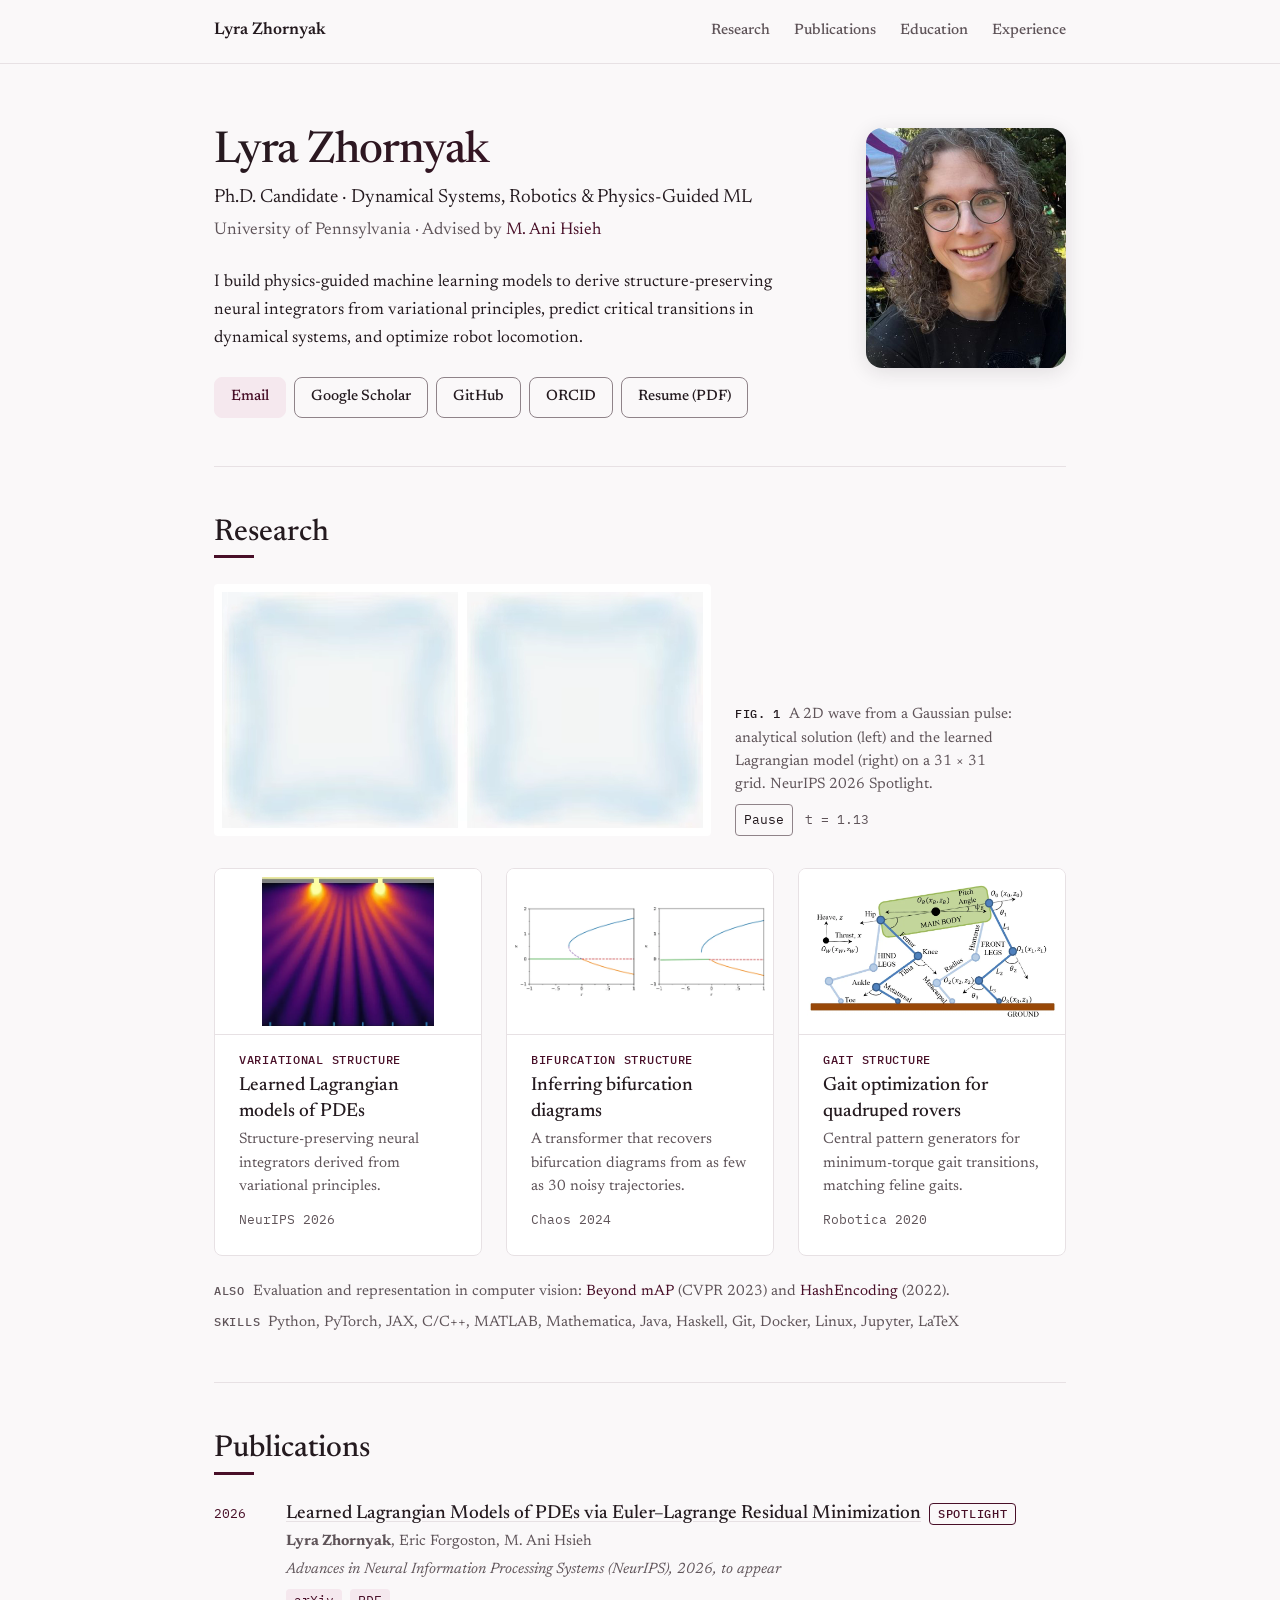
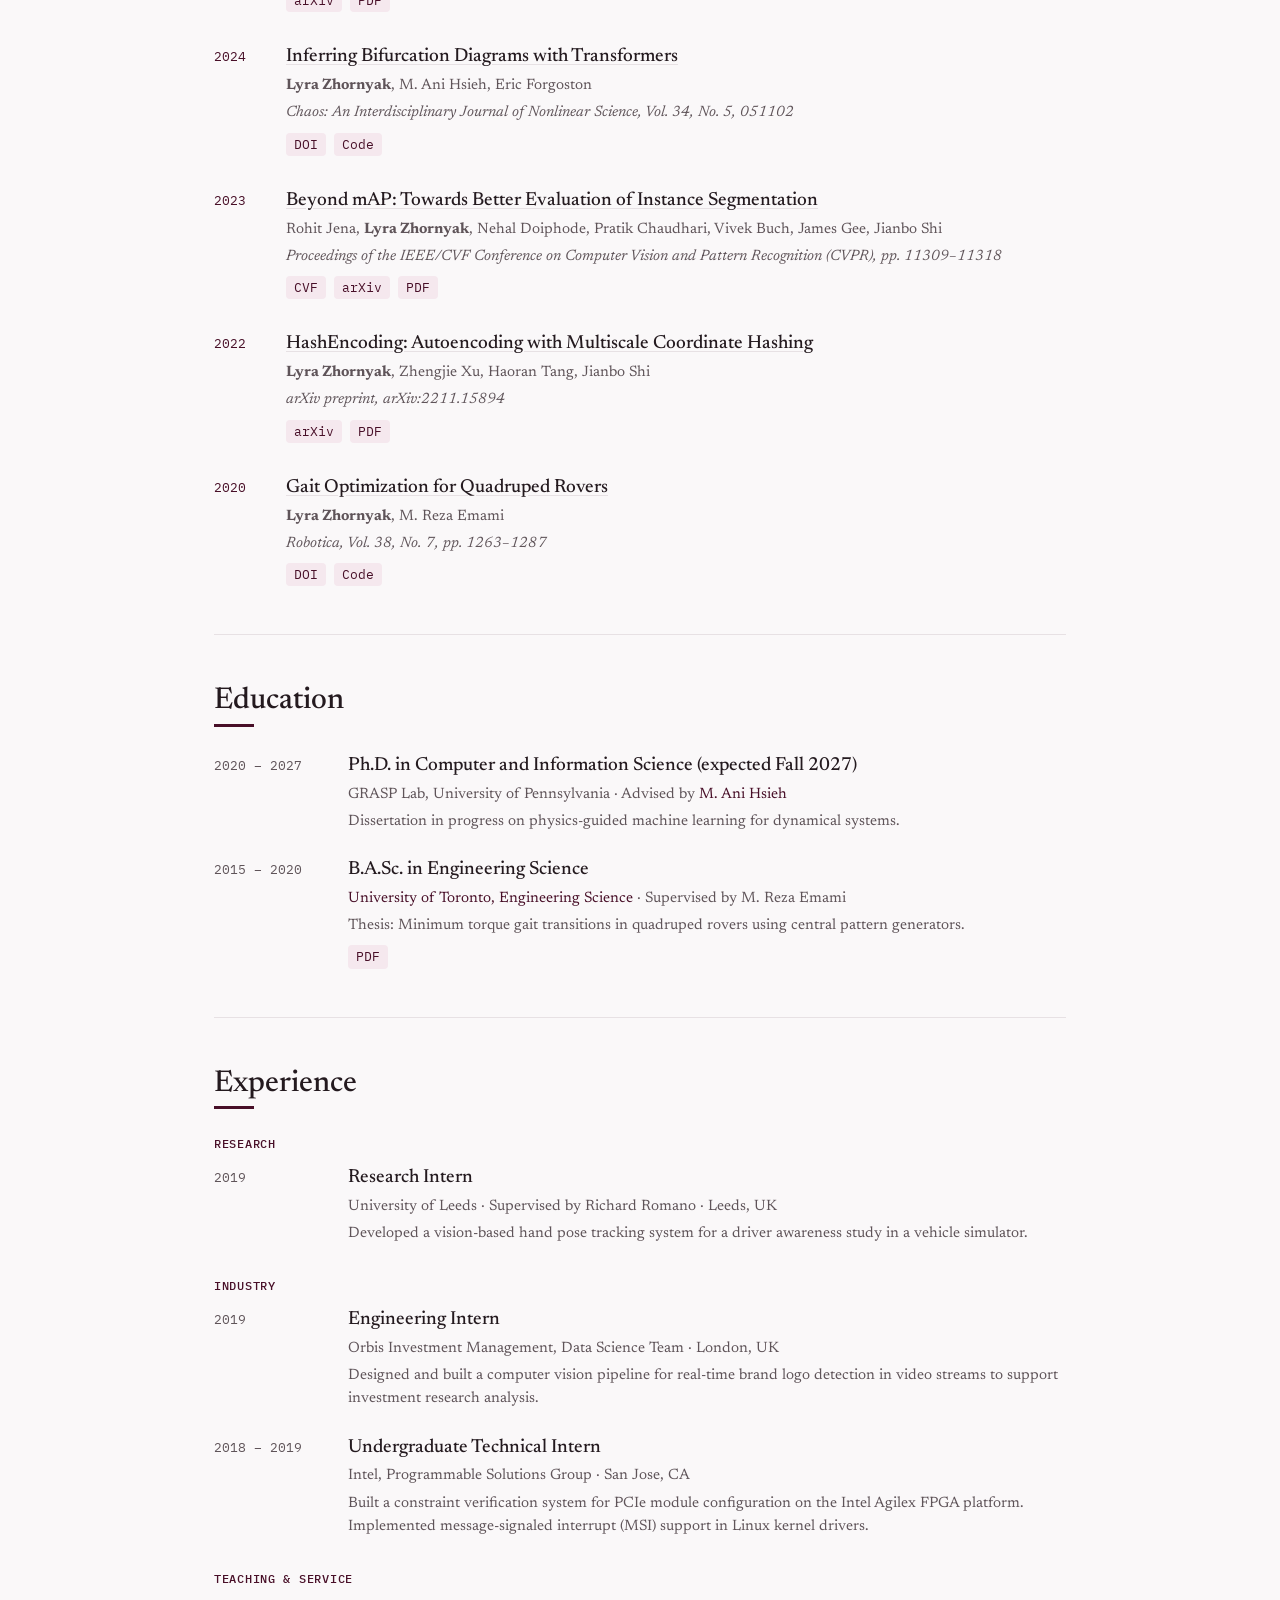
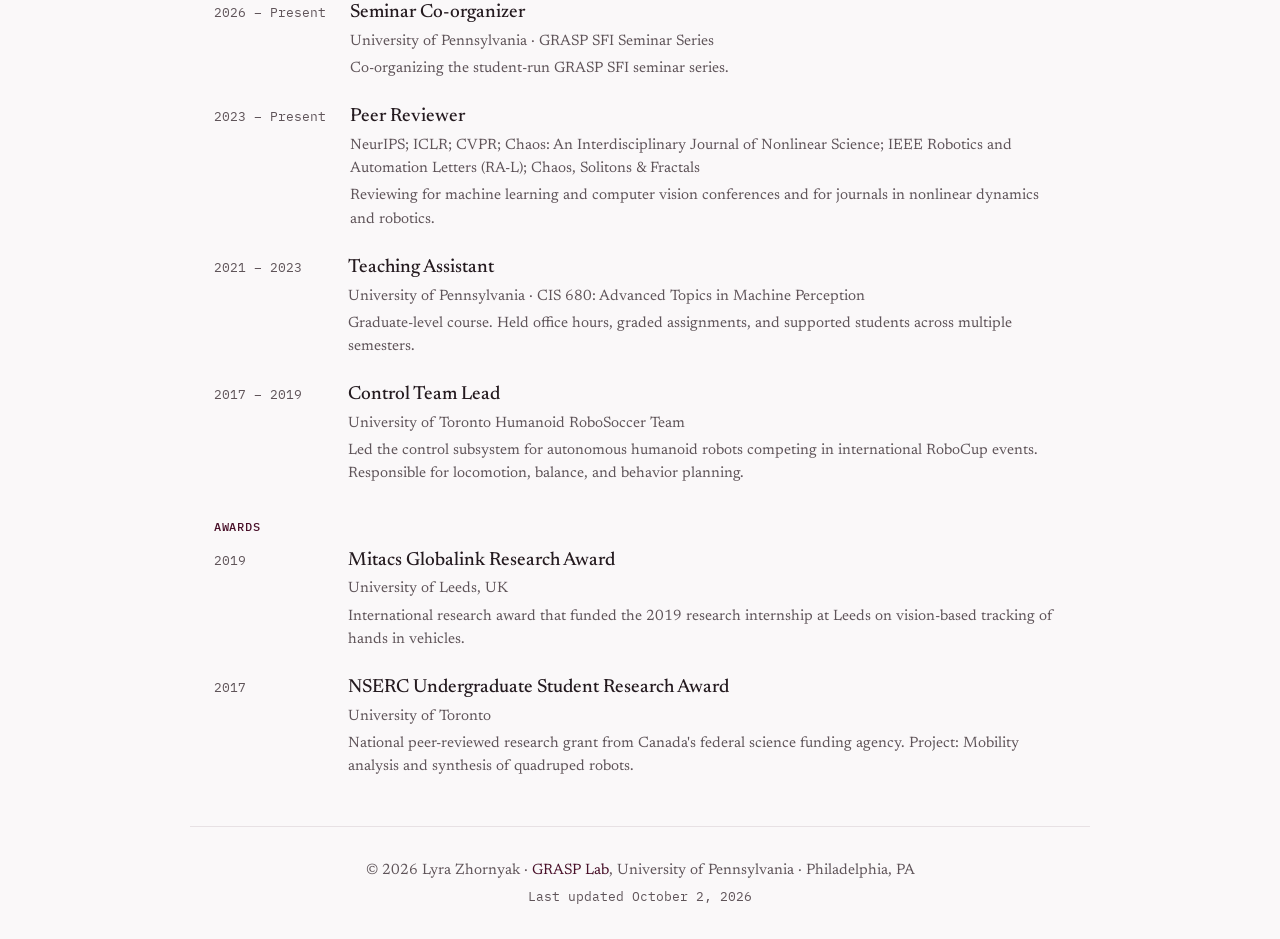
<file: index.html>
<!DOCTYPE html>
<html lang="en">
<head>
  <meta charset="UTF-8">
  <meta name="viewport" content="width=device-width, initial-scale=1.0">
  <meta name="theme-color" content="#faf8f9">
  <title>Lyra Zhornyak — Dynamical Systems, Robotics & Physics-Guided ML | UPenn Ph.D.</title>
  <meta name="description" content="Lyra Zhornyak — Ph.D. candidate at the University of Pennsylvania. Research in dynamical systems, robotics, and physics-guided machine learning.">
  <meta property="og:title" content="Lyra Zhornyak — Dynamical Systems, Robotics & Physics-Guided ML | UPenn Ph.D.">
  <meta property="og:description" content="Ph.D. candidate at UPenn researching dynamical systems, robotics, and physics-guided ML. Open to research and industry opportunities.">
  <meta property="og:image" content="https://lzhornyak.github.io/og-image.jpg">
  <meta property="og:image:width" content="1200">
  <meta property="og:image:height" content="630">
  <meta property="og:url" content="https://lzhornyak.github.io/">
  <meta property="og:type" content="website">
  <meta name="twitter:card" content="summary_large_image">
  <link rel="canonical" href="https://lzhornyak.github.io/">
  <link rel="icon" href="favicon.svg" type="image/svg+xml">
  <link rel="apple-touch-icon" href="apple-touch-icon.png">
  <script type="application/ld+json">
  {
    "@context": "https://schema.org",
    "@type": "Person",
    "name": "Lyra Zhornyak",
    "url": "https://lzhornyak.github.io/",
    "image": "https://lzhornyak.github.io/photo.jpg",
    "jobTitle": "Ph.D. Candidate",
    "worksFor": {
      "@type": "Organization",
      "name": "University of Pennsylvania"
    },
    "alumniOf": {
      "@type": "Organization",
      "name": "University of Toronto"
    },
    "knowsAbout": ["Dynamical Systems", "Physics-Guided Machine Learning", "Robotics", "Variational Methods", "Bifurcation Analysis", "Computer Vision"],
    "sameAs": [
      "https://scholar.google.com/citations?user=IO8BmHUAAAAJ",
      "https://github.com/lzhornyak",
      "https://orcid.org/0009-0002-4468-8495"
    ]
  }
  </script>
  <link rel="preconnect" href="https://fonts.googleapis.com">
  <link rel="preconnect" href="https://fonts.gstatic.com" crossorigin>
  <link rel="stylesheet" href="style.css">
  <link href="https://fonts.googleapis.com/css2?family=IBM+Plex+Mono:wght@400;500&family=Newsreader:ital,opsz,wght@0,6..72,400..600;1,6..72,400&display=swap" rel="stylesheet">
</head>
<body>

<a href="#about" class="skip-link">Skip to main content</a>

<header class="site-header">
  <nav aria-label="Main">
    <div class="nav-inner">
      <a href="#about" class="nav-name">Lyra Zhornyak</a>
      <div class="nav-links">
        <a href="#research">Research</a>
        <a href="#publications">Publications</a>
        <a href="#education">Education</a>
        <a href="#experience">Experience</a>
      </div>
    </div>
  </nav>
</header>

<main>

  <!-- Hero / About -->
  <section id="about" class="hero">
    <div class="hero-content">
      <div class="hero-text">
        <h1>Lyra Zhornyak</h1>
        <p class="subtitle"><span class="facet">Ph.D. Candidate &middot;</span> <span class="facet">Dynamical Systems,</span> <span class="facet">Robotics &amp; Physics-Guided ML</span></p>
        <p class="affiliation"><span class="facet">University of Pennsylvania</span><span class="facet-sep"> &middot; </span><span class="facet">Advised by <a href="https://www.grasp.upenn.edu/people/m-ani-hsieh/" target="_blank" rel="noopener">M. Ani Hsieh</a></span></p>
        <p class="bio">
          I build physics-guided machine learning models to derive structure-preserving neural integrators from variational principles,
          predict critical transitions in dynamical systems,
          and optimize robot locomotion.
        </p>
        <div class="hero-links">
          <a href="#about" class="btn hero-email js-email" data-user="zhornyak" data-domain="engineering.upenn.edu">Email</a>
          <a href="https://scholar.google.com/citations?user=IO8BmHUAAAAJ" class="btn btn-outline" target="_blank" rel="noopener">Google Scholar</a>
          <a href="https://github.com/lzhornyak" class="btn btn-outline" target="_blank" rel="noopener">GitHub</a>
          <a href="https://orcid.org/0009-0002-4468-8495" class="btn btn-outline" target="_blank" rel="noopener">ORCID</a>
          <a href="Zhornyak_Resume.pdf" class="btn btn-outline" target="_blank" rel="noopener">Resume (PDF)</a>
        </div>
        <noscript><p class="affiliation">Email: zhornyak&nbsp;at&nbsp;engineering.upenn.edu</p></noscript>
      </div>
      <div class="hero-photo">
        <img src="photo.jpg" alt="Headshot of Lyra Zhornyak" width="200" height="240">
      </div>
    </div>
  </section>

  <!-- Research Interests -->
  <section id="research" class="section">
    <h2>Research</h2>
    <figure class="figure featured-figure">
      <div class="figure-plate">
        <video id="wave-video" width="816" height="400" muted loop playsinline preload="metadata" poster="figures/wave-poster.webp" aria-label="2D wave from a Gaussian pulse: analytical solution and learned model evolving side by side">
          <source src="figures/wave.webm" type="video/webm">
          <source src="figures/wave.mp4" type="video/mp4">
        </video>
      </div>
      <div class="figure-controls"><button type="button" id="wave-toggle">Play</button><span>t = <span id="wave-time">0.00</span></span></div>
      <figcaption><span class="figure-num">Fig. 1</span>A 2D wave from a Gaussian pulse: analytical solution (left) and the learned Lagrangian model (right) on a 31 &times; 31 grid.&nbsp;NeurIPS&nbsp;2026&nbsp;Spotlight.</figcaption>
    </figure>
    <div class="research-grid">
      <a class="research-card" href="#pub-lagrangian">
        <div class="figure-plate"><img src="figures/double-slit.webp" alt="Average energy density behind a double slit, simulated by the learned model" width="472" height="408" loading="lazy"></div>
        <div class="research-body">
          <span class="research-label">Variational structure</span>
          <h3>Learned Lagrangian models of PDEs</h3>
          <p>Structure-preserving neural integrators derived from variational&nbsp;principles.</p>
          <p class="research-venue">NeurIPS 2026</p>
        </div>
      </a>
      <a class="research-card" href="#pub-chaos">
        <div class="figure-plate"><img src="figures/bif-pair.webp" alt="Ground-truth and predicted bifurcation diagrams side by side" width="1230" height="440" loading="lazy"></div>
        <div class="research-body">
          <span class="research-label">Bifurcation structure</span>
          <h3>Inferring bifurcation diagrams</h3>
          <p>A transformer that recovers bifurcation diagrams from as few as 30 noisy&nbsp;trajectories.</p>
          <p class="research-venue">Chaos 2024</p>
        </div>
      </a>
      <a class="research-card" href="#pub-robotica">
        <div class="figure-plate"><img src="figures/rover.webp" alt="Sagittal-plane model of the quadruped rover with joint angles labelled" width="900" height="501" loading="lazy"></div>
        <div class="research-body">
          <span class="research-label">Gait structure</span>
          <h3>Gait optimization for quadruped rovers</h3>
          <p>Central pattern generators for minimum-torque gait transitions, matching feline&nbsp;gaits.</p>
          <p class="research-venue">Robotica 2020</p>
        </div>
      </a>
    </div>
    <p class="aside-line"><span class="aside-label">Also</span>Evaluation and representation in computer vision: <a href="#pub-cvpr">Beyond mAP</a> (CVPR 2023) and <a href="#pub-hashencoding">HashEncoding</a> (2022).</p>
    <p class="aside-line"><span class="aside-label">Skills</span>Python, PyTorch, JAX, C/C++, MATLAB, Mathematica, Java, Haskell, Git, Docker, Linux, Jupyter, LaTeX</p>
  </section>

  <!-- Publications -->
  <section id="publications" class="section">
    <h2>Publications</h2>
    <div class="pub-list">

      <div class="pub" id="pub-lagrangian">
        <span class="pub-year">2026</span>
        <div class="pub-details">
          <h3><a href="https://arxiv.org/abs/2605.07157" target="_blank" rel="noopener">Learned Lagrangian Models of PDEs via Euler&ndash;Lagrange Residual Minimization</a><span class="pub-tag">Spotlight</span></h3>
          <p class="pub-authors"><strong>Lyra Zhornyak</strong>, Eric Forgoston, M. Ani Hsieh</p>
          <p class="pub-venue">Advances in Neural Information Processing Systems (NeurIPS), 2026, to appear</p>
          <div class="pub-links">
            <a href="https://arxiv.org/abs/2605.07157" target="_blank" rel="noopener">arXiv</a>
            <a href="https://arxiv.org/pdf/2605.07157" target="_blank" rel="noopener">PDF</a>
          </div>
        </div>
      </div>

      <div class="pub" id="pub-chaos">
        <span class="pub-year">2024</span>
        <div class="pub-details">
          <h3><a href="https://doi.org/10.1063/5.0204714" target="_blank" rel="noopener">Inferring Bifurcation Diagrams with Transformers</a></h3>
          <p class="pub-authors"><strong>Lyra Zhornyak</strong>, M. Ani Hsieh, Eric Forgoston</p>
          <p class="pub-venue">Chaos: An Interdisciplinary Journal of Nonlinear Science, Vol. 34, No. 5, 051102</p>
          <div class="pub-links">
            <a href="https://doi.org/10.1063/5.0204714" target="_blank" rel="noopener">DOI</a>
            <a href="https://github.com/lzhornyak/bifurcs" target="_blank" rel="noopener">Code</a>
          </div>
        </div>
      </div>

      <div class="pub" id="pub-cvpr">
        <span class="pub-year">2023</span>
        <div class="pub-details">
          <h3><a href="https://openaccess.thecvf.com/content/CVPR2023/html/Jena_Beyond_mAP_Towards_Better_Evaluation_of_Instance_Segmentation_CVPR_2023_paper.html" target="_blank" rel="noopener">Beyond mAP: Towards Better Evaluation of Instance Segmentation</a></h3>
          <p class="pub-authors">Rohit Jena, <strong>Lyra Zhornyak</strong>, Nehal Doiphode, Pratik Chaudhari, Vivek Buch, James Gee, Jianbo Shi</p>
          <p class="pub-venue">Proceedings of the IEEE/CVF Conference on Computer Vision and Pattern Recognition (CVPR), pp. 11309–11318</p>
          <div class="pub-links">
            <a href="https://openaccess.thecvf.com/content/CVPR2023/html/Jena_Beyond_mAP_Towards_Better_Evaluation_of_Instance_Segmentation_CVPR_2023_paper.html" target="_blank" rel="noopener">CVF</a>
            <a href="https://arxiv.org/abs/2207.01614" target="_blank" rel="noopener">arXiv</a>
            <a href="https://arxiv.org/pdf/2207.01614" target="_blank" rel="noopener">PDF</a>
          </div>
        </div>
      </div>

      <div class="pub" id="pub-hashencoding">
        <span class="pub-year">2022</span>
        <div class="pub-details">
          <h3><a href="https://arxiv.org/abs/2211.15894" target="_blank" rel="noopener">HashEncoding: Autoencoding with Multiscale Coordinate Hashing</a></h3>
          <p class="pub-authors"><strong>Lyra Zhornyak</strong>, Zhengjie Xu, Haoran Tang, Jianbo Shi</p>
          <p class="pub-venue">arXiv preprint, arXiv:2211.15894</p>
          <div class="pub-links">
            <a href="https://arxiv.org/abs/2211.15894" target="_blank" rel="noopener">arXiv</a>
            <a href="https://arxiv.org/pdf/2211.15894" target="_blank" rel="noopener">PDF</a>
          </div>
        </div>
      </div>

      <div class="pub" id="pub-robotica">
        <span class="pub-year">2020</span>
        <div class="pub-details">
          <h3><a href="https://doi.org/10.1017/S0263574719001413" target="_blank" rel="noopener">Gait Optimization for Quadruped Rovers</a></h3>
          <p class="pub-authors"><strong>Lyra Zhornyak</strong>, M. Reza Emami</p>
          <p class="pub-venue">Robotica, Vol. 38, No. 7, pp. 1263–1287</p>
          <div class="pub-links">
            <a href="https://doi.org/10.1017/S0263574719001413" target="_blank" rel="noopener">DOI</a>
            <a href="https://github.com/lzhornyak/gait-modelling" target="_blank" rel="noopener">Code</a>
          </div>
        </div>
      </div>

    </div>
  </section>

  <!-- Education -->
  <section id="education" class="section">
    <h2>Education</h2>

    <div class="exp-item">
      <div class="exp-date">2020 &ndash; 2027</div>
      <div class="exp-details">
        <h3>Ph.D. in Computer and Information Science (expected Fall 2027)</h3>
        <p class="exp-org"><span class="facet">GRASP Lab, University of Pennsylvania &middot;</span> <span class="facet">Advised by <a href="https://www.grasp.upenn.edu/people/m-ani-hsieh/" target="_blank" rel="noopener">M. Ani Hsieh</a></span></p>
        <p>Dissertation in progress on physics-guided machine learning for dynamical systems.</p>
      </div>
    </div>

    <div class="exp-item">
      <div class="exp-date">2015 &ndash; 2020</div>
      <div class="exp-details">
        <h3>B.A.Sc. in Engineering Science</h3>
        <p class="exp-org"><span class="facet"><a href="https://engsci.utoronto.ca/" target="_blank" rel="noopener">University of Toronto, Engineering Science</a> &middot;</span> <span class="facet">Supervised by M. Reza Emami</span></p>
        <p>Thesis: Minimum torque gait transitions in quadruped rovers using central pattern generators.</p>
        <div class="pub-links"><a href="Zhornyak_BASc_Thesis.pdf" target="_blank" rel="noopener">PDF</a></div>
      </div>
    </div>
  </section>

  <!-- Experience -->
  <section id="experience" class="section">
    <h2>Experience</h2>

    <div class="experience-group">
      <h3 class="exp-category">Research</h3>

      <div class="exp-item">
        <div class="exp-date">2019</div>
        <div class="exp-details">
          <h4>Research Intern</h4>
          <p class="exp-org"><span class="facet">University of Leeds &middot;</span> <span class="facet">Supervised by Richard Romano &middot;</span> <span class="facet">Leeds, UK</span></p>
          <p>Developed a vision-based hand pose tracking system for a driver awareness study in a vehicle simulator.</p>
        </div>
      </div>
    </div>

    <div class="experience-group">
      <h3 class="exp-category">Industry</h3>

      <div class="exp-item">
        <div class="exp-date">2019</div>
        <div class="exp-details">
          <h4>Engineering Intern</h4>
          <p class="exp-org">Orbis Investment Management, Data Science Team &middot; London, UK</p>
          <p>Designed and built a computer vision pipeline for real-time brand logo detection in video streams to support investment research analysis.</p>
        </div>
      </div>

      <div class="exp-item">
        <div class="exp-date">2018 &ndash; 2019</div>
        <div class="exp-details">
          <h4>Undergraduate Technical Intern</h4>
          <p class="exp-org">Intel, Programmable Solutions Group &middot; San Jose, CA</p>
          <p>Built a constraint verification system for PCIe module configuration on the Intel Agilex FPGA platform. Implemented message-signaled interrupt (MSI) support in Linux kernel drivers.</p>
        </div>
      </div>
    </div>

    <div class="experience-group">
      <h3 class="exp-category">Teaching &amp; Service</h3>

      <div class="exp-item">
        <div class="exp-date">2026 &ndash; Present</div>
        <div class="exp-details">
          <h4>Seminar Co-organizer</h4>
          <p class="exp-org"><span class="facet">University of Pennsylvania &middot;</span> <span class="facet">GRASP SFI Seminar Series</span></p>
          <p>Co-organizing the student-run GRASP SFI seminar&nbsp;series.</p>
        </div>
      </div>

      <div class="exp-item">
        <div class="exp-date">2023 &ndash; Present</div>
        <div class="exp-details">
          <h4>Peer Reviewer</h4>
          <p class="exp-org">NeurIPS; ICLR; CVPR; Chaos: An Interdisciplinary Journal of Nonlinear Science; IEEE Robotics and Automation Letters (RA-L); Chaos, Solitons &amp; Fractals</p>
          <p>Reviewing for machine learning and computer vision conferences and for journals in nonlinear dynamics and robotics.</p>
        </div>
      </div>

      <div class="exp-item">
        <div class="exp-date">2021 &ndash; 2023</div>
        <div class="exp-details">
          <h4>Teaching Assistant</h4>
          <p class="exp-org">University of Pennsylvania &middot; CIS 680: Advanced Topics in Machine Perception</p>
          <p>Graduate-level course. Held office hours, graded assignments, and supported students across multiple semesters.</p>
        </div>
      </div>

      <div class="exp-item">
        <div class="exp-date">2017 &ndash; 2019</div>
        <div class="exp-details">
          <h4>Control Team Lead</h4>
          <p class="exp-org">University of Toronto Humanoid RoboSoccer Team</p>
          <p>Led the control subsystem for autonomous humanoid robots competing in international RoboCup events. Responsible for locomotion, balance, and behavior planning.</p>
        </div>
      </div>
    </div>

    <div class="experience-group">
      <h3 class="exp-category">Awards</h3>

      <div class="exp-item">
        <div class="exp-date">2019</div>
        <div class="exp-details">
          <h4>Mitacs Globalink Research Award</h4>
          <p class="exp-org">University of Leeds, UK</p>
          <p>International research award that funded the 2019 research internship at Leeds on vision-based tracking of hands in vehicles.</p>
        </div>
      </div>

      <div class="exp-item">
        <div class="exp-date">2017</div>
        <div class="exp-details">
          <h4>NSERC Undergraduate Student Research Award</h4>
          <p class="exp-org">University of Toronto</p>
          <p>National peer-reviewed research grant from Canada's federal science funding agency. Project: Mobility analysis and synthesis of quadruped robots.</p>
        </div>
      </div>
    </div>

  </section>

</main>

<footer class="site-footer">
  <p>&copy; 2026 Lyra Zhornyak &middot; <a href="https://www.grasp.upenn.edu/" target="_blank" rel="noopener">GRASP Lab</a>, University of Pennsylvania &middot; Philadelphia, PA</p>
  <p class="last-updated">Last updated October 2, 2026</p>
</footer>

<script>
  // Assemble email addresses at runtime so the literal string never appears
  // in the page source, defeating naive (non-JS) scrapers while keeping
  // click-to-email working for real visitors.
  document.querySelectorAll('.js-email').forEach(function (el) {
    var addr = el.dataset.user + '@' + el.dataset.domain;
    el.href = 'mailto:' + addr;
    if (el.classList.contains('js-email-show')) {
      el.textContent = addr;
    }
  });

  // Featured figure: autoplay muted unless the reader prefers reduced motion;
  // the time readout shows simulated time (playback seconds / 2).
  (function () {
    var v = document.getElementById('wave-video');
    var b = document.getElementById('wave-toggle');
    var t = document.getElementById('wave-time');
    if (!v) return;
    function sync() { b.textContent = v.paused ? 'Play' : 'Pause'; }
    b.addEventListener('click', function () {
      if (v.paused) { var p = v.play(); if (p && p.catch) p.catch(function () {}); }
      else v.pause();
    });
    v.addEventListener('play', sync);
    v.addEventListener('pause', sync);
    v.addEventListener('timeupdate', function () { t.textContent = (v.currentTime / 2).toFixed(2); });
    // Rest on t = 2.00, where the wave has structure, rather than the flat first frame.
    function rest() { if (v.paused && v.currentTime === 0) v.currentTime = 4; }
    if (v.readyState >= 1) rest(); else v.addEventListener('loadedmetadata', rest);
    if (!window.matchMedia('(prefers-reduced-motion: reduce)').matches) {
      var p = v.play(); if (p && p.catch) p.catch(function () {});
    }
  })();
</script>

</body>
</html>
</file>
<file: style.css>
/* Built on the Lyra Zhornyak design system. Every value comes from a token.
   Newsreader carries everything read as words; IBM Plex Mono carries data only. */

/* ===== Tokens ===== */
:root {
  color-scheme: light;

  /* Colour */
  --color-bg: #faf8f9;
  --color-surface: #ffffff;
  --color-text: #241a1f;
  --color-text-secondary: #5f5459;
  --color-accent: #480f28;
  --color-accent-hover: #2c0818;
  --color-accent-light: #f5e8ee;
  --color-on-accent: #ffffff;
  --color-border: #e7e1e4;
  --color-border-strong: #8f8389;
  --color-header-glass: rgba(250, 248, 249, 0.92);
  --color-plate: #ffffff;
  --color-shadow: rgba(36, 26, 31, 0.12);

  /* Type */
  --font-serif: 'Newsreader', Georgia, serif;
  --font-mono: 'IBM Plex Mono', ui-monospace, 'SF Mono', Menlo, monospace;

  /* Spacing and layout */
  --max-width: 900px;
  --nav-height: 64px;
  --gutter: 24px;
  --space-1: 4px;
  --space-2: 8px;
  --space-3: 12px;
  --space-4: 16px;
  --space-5: 24px;
  --space-6: 32px;
  --space-7: 48px;
  --space-8: 64px;

  /* Radius, shadow, motion */
  --radius-sm: 4px;
  --radius-md: 8px;
  --radius-lg: 16px;
  --shadow-photo: 0 4px 20px var(--color-shadow);
  --shadow-card-hover: 0 8px 24px var(--color-shadow);
  --duration-fast: 0.2s;
  --duration-underline: 0.25s;
}

/* ===== Reset & Base ===== */
*, *::before, *::after {
  box-sizing: border-box;
  margin: 0;
  padding: 0;
}

html {
  scroll-behavior: smooth;
  scroll-padding-top: calc(var(--nav-height) + var(--space-5));
}

body {
  font-family: var(--font-serif);
  color: var(--color-text);
  background: var(--color-bg);
  line-height: 1.65;
  font-size: 17px;
}

a {
  color: var(--color-accent);
  text-decoration: none;
  transition: color var(--duration-fast);
}

a:hover {
  color: var(--color-accent-hover);
}

:focus-visible {
  outline: 2px solid var(--color-accent);
  outline-offset: 2px;
  border-radius: var(--radius-sm);
}

/* ===== Skip Link ===== */
.skip-link {
  position: absolute;
  left: -9999px;
  top: 0;
  padding: var(--space-2) var(--space-4);
  background: var(--color-accent);
  color: var(--color-on-accent);
  font-size: 15px;
  font-weight: 500;
  z-index: 1000;
  border-radius: 0 0 var(--radius-sm) var(--radius-sm);
}

.skip-link:focus {
  left: 50%;
  transform: translateX(-50%);
}

.skip-link:hover {
  color: var(--color-on-accent);
}

/* A facet of a middle-dot line ("University of Pennsylvania · Advised by …")
   stays whole, so a narrow line breaks between facets, never inside a name */
.facet {
  white-space: nowrap;
}

/* ===== Header ===== */
.site-header {
  position: sticky;
  top: 0;
  z-index: 100;
  height: var(--nav-height);
  background: var(--color-header-glass);
  -webkit-backdrop-filter: blur(12px);
  backdrop-filter: blur(12px);
  border-bottom: 1px solid var(--color-border);
}

.site-header nav {
  height: 100%;
}

.nav-inner {
  max-width: var(--max-width);
  margin: 0 auto;
  padding: 0 var(--gutter);
  height: 100%;
  display: flex;
  align-items: center;
  justify-content: space-between;
}

.nav-name {
  font-weight: 600;
  font-size: 17px;
  color: var(--color-text);
}

.nav-name:hover {
  color: var(--color-accent);
}

.nav-links {
  display: flex;
  gap: var(--space-5);
}

.nav-links a {
  color: var(--color-text-secondary);
  font-size: 15px;
  font-weight: 500;
  position: relative;
}

.nav-links a::after {
  content: '';
  position: absolute;
  bottom: -4px;
  left: 0;
  width: 0;
  height: 2px;
  background: var(--color-accent);
  transition: width var(--duration-underline);
}

.nav-links a:hover {
  color: var(--color-text);
}

.nav-links a:hover::after {
  width: 100%;
}

/* ===== Main Content ===== */
main {
  max-width: var(--max-width);
  margin: 0 auto;
  padding: 0 var(--gutter);
}

/* ===== Hero ===== */
.hero {
  padding-top: var(--space-8);
  padding-bottom: var(--space-7);
}

.hero-content {
  display: flex;
  gap: var(--space-7);
  align-items: flex-start;
}

.hero-text {
  flex: 1;
}

/* Signature: the only gradient in the system, on the name only */
.hero-text h1 {
  font-size: 44px;
  font-weight: 500;
  line-height: 1.1;
  letter-spacing: -0.02em;
  margin-bottom: var(--space-2);
  background: linear-gradient(135deg, var(--color-text) 0%, var(--color-accent) 100%);
  -webkit-background-clip: text;
  -webkit-text-fill-color: transparent;
  background-clip: text;
}

.hero-text h1::selection {
  -webkit-text-fill-color: var(--color-on-accent);
  background: var(--color-accent);
}

.subtitle {
  font-size: 19px;
  line-height: 1.5;
  margin-bottom: var(--space-1);
}

.affiliation {
  color: var(--color-text-secondary);
  margin-bottom: var(--space-5);
}

.bio {
  margin-bottom: var(--space-4);
}

.hero-links {
  display: flex;
  flex-wrap: wrap;
  gap: var(--space-2);
  margin-top: var(--space-5);
}

.hero-photo {
  flex-shrink: 0;
}

.hero-photo img {
  display: block;
  width: 200px;
  height: 240px;
  border-radius: var(--radius-lg);
  object-fit: cover;
  box-shadow: var(--shadow-photo);
}

/* ===== Button ===== */
.btn {
  display: inline-block;
  padding: var(--space-2) var(--space-4);
  border-radius: var(--radius-md);
  border: 1.5px solid transparent;
  font-size: 15px;
  font-weight: 500;
  line-height: 1.5;
  transition: background var(--duration-fast), border-color var(--duration-fast), color var(--duration-fast);
}

.btn:not(.btn-outline) {
  background: var(--color-accent-light);
  border-color: var(--color-accent-light);
  color: var(--color-accent);
}

.btn:not(.btn-outline):hover {
  border-color: var(--color-accent);
  color: var(--color-accent-hover);
}

.btn-outline {
  border-color: var(--color-border-strong);
  color: var(--color-text);
}

.btn-outline:hover {
  border-color: var(--color-accent);
  color: var(--color-accent);
}

/* ===== Sections ===== */
.section {
  padding: var(--space-7) 0;
  border-top: 1px solid var(--color-border);
}

.section h2 {
  font-size: 30px;
  font-weight: 500;
  line-height: 1.25;
  margin-bottom: var(--space-6);
  position: relative;
  display: inline-block;
}

.section h2::after {
  content: '';
  position: absolute;
  bottom: -6px;
  left: 0;
  width: 40px;
  height: 3px;
  background: var(--color-accent);
}

/* ===== Figure ===== */
.figure {
  display: grid;
  gap: var(--space-2);
}

.figure-plate {
  background: var(--color-plate);
  border-radius: var(--radius-sm);
  padding: var(--space-2);
}

.figure-plate img,
.figure-plate video {
  display: block;
  width: 100%;
  height: auto;
}

.figure figcaption {
  text-wrap: pretty;
  font-size: 15px;
  line-height: 1.55;
  color: var(--color-text-secondary);
  max-width: 62ch;
}

.figure-num {
  font-family: var(--font-mono);
  font-size: 12px;
  font-weight: 500;
  letter-spacing: 0.06em;
  text-transform: uppercase;
  color: var(--color-text);
  margin-right: var(--space-2);
}

.figure-controls {
  display: flex;
  align-items: center;
  gap: var(--space-3);
  font-family: var(--font-mono);
  font-size: 13px;
  color: var(--color-text-secondary);
}

.figure-controls button {
  font: inherit;
  color: var(--color-text);
  background: transparent;
  border: 1px solid var(--color-border-strong);
  border-radius: var(--radius-sm);
  padding: var(--space-1) var(--space-2);
  cursor: pointer;
  transition: border-color var(--duration-fast), color var(--duration-fast);
}

.figure-controls button:hover {
  border-color: var(--color-accent);
  color: var(--color-accent);
}

/* Featured figure: plate at three fifths, caption and controls beside it */
.featured-figure {
  grid-template-columns: 3fr 2fr;
  grid-template-areas:
    "plate caption"
    "plate controls";
  grid-template-rows: 1fr auto;
  column-gap: var(--space-5);
  margin-bottom: var(--space-6);
}

.featured-figure .figure-plate { grid-area: plate; }
.featured-figure figcaption { grid-area: caption; align-self: end; }
.featured-figure .figure-controls { grid-area: controls; }

/* ===== Research Cards ===== */
.research-grid {
  display: grid;
  grid-template-columns: repeat(3, minmax(0, 1fr));
  gap: var(--space-5);
}

.research-card {
  display: grid;
  grid-template-rows: auto 1fr;
  overflow: hidden;
  background: var(--color-surface);
  border: 1px solid var(--color-border);
  border-radius: var(--radius-md);
  color: var(--color-text);
  transition: transform var(--duration-fast), box-shadow var(--duration-fast), border-color var(--duration-fast);
}

.research-card:hover {
  color: var(--color-text);
  border-color: var(--color-accent);
  transform: translateY(-3px);
  box-shadow: var(--shadow-card-hover);
}

.research-card .figure-plate {
  border-radius: 0;
  aspect-ratio: 16 / 10;
  border-bottom: 1px solid var(--color-border);
}

.research-card .figure-plate img {
  width: 100%;
  height: 100%;
  object-fit: contain;
}

.research-body {
  display: flex;
  flex-direction: column;
  gap: var(--space-1);
  padding: var(--space-4) var(--space-5) var(--space-5);
}

.research-label {
  font-family: var(--font-mono);
  font-size: 12px;
  font-weight: 500;
  line-height: 1.5;
  letter-spacing: 0.06em;
  text-transform: uppercase;
  color: var(--color-accent);
}

.research-card h3 {
  font-size: 19px;
  font-weight: 500;
  line-height: 1.35;
}

.research-card p {
  font-size: 15px;
  line-height: 1.55;
  color: var(--color-text-secondary);
  text-wrap: pretty;
}

/* The citation sits on its own line at the foot of the card, aligned across the row */
.research-card .research-venue {
  margin-top: auto;
  padding-top: var(--space-2);
  font-family: var(--font-mono);
  font-size: 13px;
  line-height: 1.6;
  color: var(--color-text-secondary);
}

/* "Also" and "Skills" lines under the grid */
.aside-line {
  margin-top: var(--space-5);
  font-size: 15px;
  line-height: 1.55;
  color: var(--color-text-secondary);
}

.aside-line + .aside-line {
  margin-top: var(--space-2);
}

.aside-label {
  font-family: var(--font-mono);
  font-size: 12px;
  font-weight: 500;
  letter-spacing: 0.06em;
  text-transform: uppercase;
  margin-right: var(--space-2);
}

/* ===== Publications ===== */
.pub-list {
  display: flex;
  flex-direction: column;
  gap: var(--space-6);
}

.pub {
  display: flex;
  gap: var(--space-5);
  align-items: flex-start;
}

.pub-year {
  flex-shrink: 0;
  min-width: 48px;
  padding-top: 3px;
  font-family: var(--font-mono);
  font-size: 13px;
  line-height: 1.6;
  color: var(--color-accent);
  font-variant-numeric: tabular-nums;
}

.pub-details h3 {
  font-size: 19px;
  font-weight: 500;
  line-height: 1.35;
  margin-bottom: var(--space-1);
}

.pub-details h3 a {
  color: var(--color-text);
  text-decoration: underline;
  text-decoration-color: var(--color-border);
  text-underline-offset: 3px;
}

.pub-details h3 a:hover {
  color: var(--color-accent);
  text-decoration-color: var(--color-accent);
}

.pub-authors {
  font-size: 15px;
  line-height: 1.55;
  color: var(--color-text-secondary);
  margin-bottom: var(--space-1);
}

.pub-venue {
  font-size: 15px;
  line-height: 1.55;
  color: var(--color-text-secondary);
  font-style: italic;
  margin-bottom: var(--space-2);
}

/* ===== Tag and Link Chips ===== */
.pub-tag {
  display: inline-block;
  margin-left: var(--space-2);
  padding: 1px var(--space-2);
  border-radius: var(--radius-sm);
  border: 1px solid var(--color-accent);
  color: var(--color-accent);
  font-family: var(--font-mono);
  font-size: 12px;
  font-weight: 500;
  line-height: 1.5;
  text-transform: uppercase;
  letter-spacing: 0.06em;
  vertical-align: middle;
  white-space: nowrap;
}

.pub-links {
  display: flex;
  flex-wrap: wrap;
  gap: var(--space-2);
}

.pub-links a {
  font-family: var(--font-mono);
  font-size: 13px;
  line-height: 1.8;
  padding: 0 var(--space-2);
  border-radius: var(--radius-sm);
  background: var(--color-accent-light);
  color: var(--color-accent);
  transition: background var(--duration-fast), color var(--duration-fast);
}

.pub-links a:hover {
  background: var(--color-accent);
  color: var(--color-on-accent);
}

/* ===== Timeline Entries (education, experience) ===== */
.experience-group {
  margin-bottom: var(--space-6);
}

.experience-group:last-child {
  margin-bottom: 0;
}

.exp-category {
  font-family: var(--font-mono);
  font-size: 12px;
  font-weight: 500;
  line-height: 1.5;
  text-transform: uppercase;
  letter-spacing: 0.06em;
  color: var(--color-accent);
  margin-bottom: var(--space-3);
}

.exp-item {
  display: flex;
  gap: var(--space-5);
  margin-bottom: var(--space-5);
  align-items: flex-start;
}

.exp-item:last-child {
  margin-bottom: 0;
}

.exp-date {
  flex-shrink: 0;
  min-width: 110px;
  padding-top: 3px;
  font-family: var(--font-mono);
  font-size: 13px;
  line-height: 1.6;
  color: var(--color-text-secondary);
  font-variant-numeric: tabular-nums;
}

.exp-details h3,
.exp-details h4 {
  font-size: 19px;
  font-weight: 500;
  line-height: 1.35;
  margin-bottom: var(--space-1);
}

.exp-org {
  font-size: 15px;
  line-height: 1.55;
  color: var(--color-text-secondary);
  margin-bottom: var(--space-1);
}

.exp-details > p:last-of-type {
  font-size: 15px;
  line-height: 1.55;
  color: var(--color-text-secondary);
}

.exp-details .pub-links {
  margin-top: var(--space-2);
}

/* ===== Footer ===== */
.site-footer {
  max-width: var(--max-width);
  margin: 0 auto;
  padding: var(--space-6) var(--gutter);
  border-top: 1px solid var(--color-border);
  text-align: center;
  font-size: 15px;
  line-height: 1.55;
  color: var(--color-text-secondary);
}

.last-updated {
  font-family: var(--font-mono);
  font-size: 13px;
  margin-top: var(--space-1);
}

/* ===== 404 ===== */
.not-found {
  padding: var(--space-8) 0;
  text-align: center;
}

.not-found h1 {
  font-size: 30px;
  font-weight: 500;
  line-height: 1.25;
  margin-bottom: var(--space-4);
}

.not-found p {
  color: var(--color-text-secondary);
  margin-bottom: var(--space-5);
}

/* ===== Responsive ===== */
@media (max-width: 768px) {
  .hero {
    padding-top: var(--space-7);
  }

  .hero-content {
    flex-direction: column-reverse;
    gap: var(--space-6);
    align-items: center;
    text-align: center;
  }

  .hero-text h1 {
    font-size: 36px;
  }

  .hero-links {
    justify-content: center;
  }

  .hero-photo img {
    width: 160px;
    height: 192px;
  }

  .research-grid {
    grid-template-columns: 1fr;
  }

  .featured-figure {
    grid-template-columns: 1fr;
    grid-template-areas: "plate" "controls" "caption";
    grid-template-rows: auto;
  }

  .pub,
  .exp-item {
    flex-direction: column;
    gap: var(--space-1);
  }
}

@media (max-width: 480px) {
  :root {
    --gutter: 16px;
  }

  html {
    scroll-padding-top: var(--space-4);
  }

  .site-header {
    position: static;
    height: auto;
  }

  .nav-inner {
    flex-direction: column;
    align-items: flex-start;
    gap: var(--space-1);
    padding: var(--space-3) var(--gutter);
  }

  .nav-links {
    max-width: 100%;
    gap: var(--space-4);
    overflow-x: auto;
    scrollbar-width: none;
    padding-bottom: var(--space-1);
  }

  .nav-links::-webkit-scrollbar {
    display: none;
  }

  .nav-links a {
    white-space: nowrap;
  }

  /* Centred on phones: the affiliation stacks its facets rather than leave a dot at a line end */
  .affiliation .facet {
    display: block;
  }

  .affiliation .facet-sep {
    display: none;
  }
}

/* ===== Reduced Motion ===== */
@media (prefers-reduced-motion: reduce) {
  html {
    scroll-behavior: auto;
  }

  *, *::before, *::after {
    transition-duration: 0s !important;
    animation-duration: 0s !important;
  }

  .research-card:hover {
    transform: none;
  }
}

/* ===== Print ===== */
@media print {
  .site-header, .skip-link, .featured-figure {
    display: none;
  }

  .hero {
    padding-top: 0;
  }

  .hero-text h1 {
    background: none;
    -webkit-text-fill-color: currentColor;
  }

  .research-card {
    break-inside: avoid;
  }

  .pub, .exp-item {
    break-inside: avoid;
  }

  .section h2, .exp-category {
    break-after: avoid;
  }

  a[href]::after {
    content: " (" attr(href) ")";
    font-size: 12px;
    color: var(--color-text-secondary);
    word-break: break-all;
  }

  .btn::after, .pub-links a::after, .nav-links a::after,
  .pub-details h3 a::after, .exp-org a::after,
  .affiliation a::after, .site-footer a::after,
  a.research-card::after, .aside-line a::after {
    content: none !important;
  }

  .hero-links .btn {
    border-color: var(--color-border-strong);
    background: none;
    color: var(--color-text);
  }

  .hero-email::after {
    content: " (zhornyak@engineering.upenn.edu)" !important;
    font-weight: 400;
  }

  .site-footer::after {
    content: "lzhornyak.github.io";
    display: block;
    margin-top: var(--space-2);
    font-family: var(--font-mono);
    font-size: 13px;
  }
}
</file>
